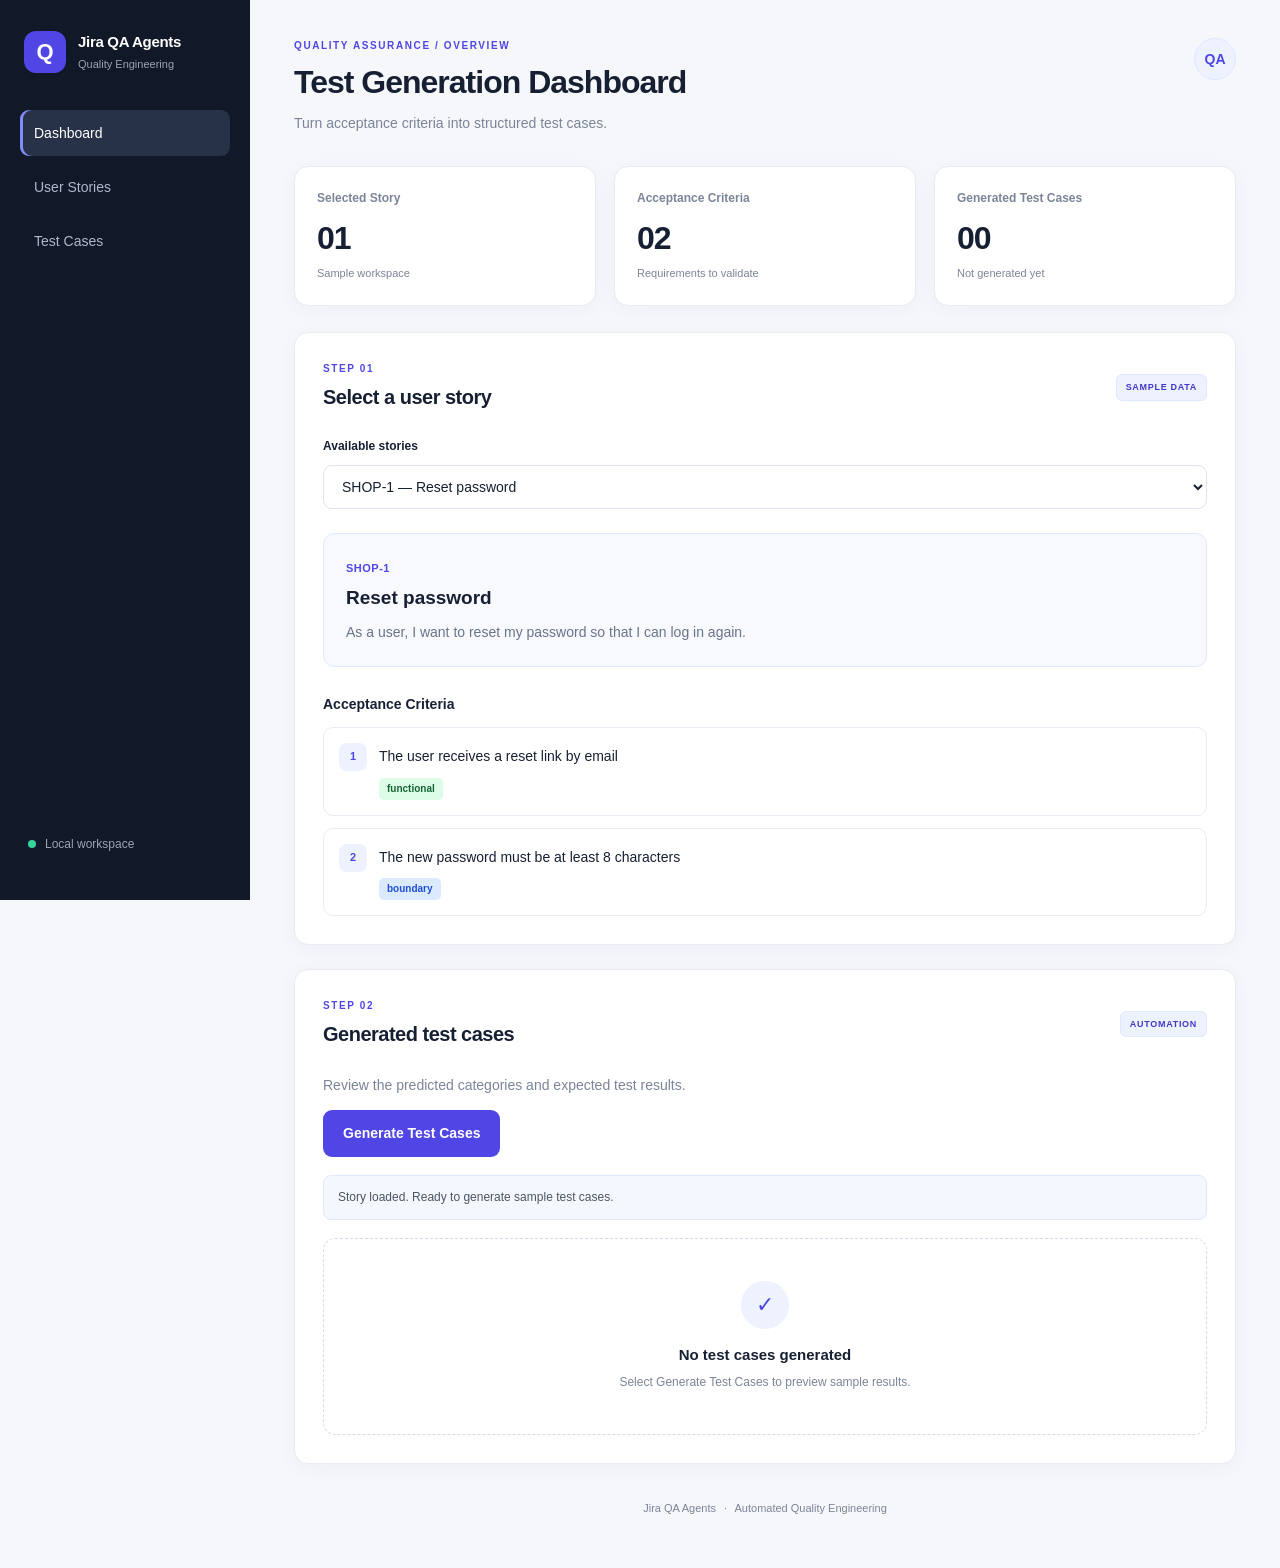
<file: app/FrontEnd/index.html>
<!DOCTYPE html>
<html lang="en">
<head>
    <meta charset="UTF-8">
    <meta name="viewport" content="width=device-width, initial-scale=1.0">
    <title>Jira QA Agents</title>
    <link rel="stylesheet" href="styles.css">
    <script src="script.js" defer></script>
</head>
<body>
    <aside class="sidebar">
        <div class="brand">
            <div class="brand-icon">Q</div>
            <div>
                <h2>Jira QA Agents</h2>
                <p>Quality Engineering</p>
            </div>
        </div>

        <nav>
            <a href="#" class="nav-item active">Dashboard</a>
            <a href="#stories" class="nav-item">User Stories</a>
            <a href="#results" class="nav-item">Test Cases</a>
        </nav>

        <div class="sidebar-footer">
            <span class="status-dot"></span>
            Local workspace
        </div>
    </aside>

    <main class="main-content">
        <header class="topbar">
            <div>
                <p class="eyebrow">QUALITY ASSURANCE / OVERVIEW</p>
                <h1>Test Generation Dashboard</h1>
                <p class="subtitle">
                    Turn acceptance criteria into structured test cases.
                </p>
            </div>
            <div class="avatar">QA</div>
        </header>

        <section class="stats-grid">
            <article class="stat-card">
                <p>Selected Story</p>
                <h2 id="story-count">01</h2>
                <span>Sample workspace</span>
            </article>
            <article class="stat-card">
                <p>Acceptance Criteria</p>
                <h2 id="criteria-count">02</h2>
                <span>Requirements to validate</span>
            </article>
            <article class="stat-card">
                <p>Generated Test Cases</p>
                <h2 id="test-count">00</h2>
                <span id="test-status">Not generated yet</span>
            </article>
        </section>

        <section class="panel" id="stories">
            <div class="section-heading">
                <div>
                    <p class="eyebrow">STEP 01</p>
                    <h2>Select a user story</h2>
                </div>
                <span class="tag">SAMPLE DATA</span>
            </div>

            <label for="story-select">Available stories</label>
            <select id="story-select">
                <option value="SHOP-1">SHOP-1 — Reset password</option>
            </select>

            <div class="story-details">
                <div>
                    <span class="story-key" id="story-key">SHOP-1</span>
                    <h3 id="story-title">Reset password</h3>
                </div>
                <p id="story-description">
                    As a user, I want to reset my password so that I can log in again.
                </p>
            </div>

            <h3 class="subheading">Acceptance Criteria</h3>
            <div id="criteria-list" class="criteria-list"></div>
        </section>

        <section class="panel" id="results">
            <div class="section-heading">
                <div>
                    <p class="eyebrow">STEP 02</p>
                    <h2>Generated test cases</h2>
                </div>
                <span class="tag">AUTOMATION</span>
            </div>

            <p class="muted">
                Review the predicted categories and expected test results.
            </p>

            <button id="generate-btn" class="primary-button">
                Generate Test Cases
            </button>

            <div id="message" class="message" role="status">
                Ready to generate test cases using sample data.
            </div>

            <div id="test-results" class="test-results">
                <div class="empty-state">
                    <div class="empty-icon">✓</div>
                    <h3>No test cases generated</h3>
                    <p>Select a story and click Generate Test Cases.</p>
                </div>
            </div>
        </section>

        <footer>
            Jira QA Agents <span>·</span> Automated Quality Engineering
        </footer>
    </main>
</body>
</html>
</file>
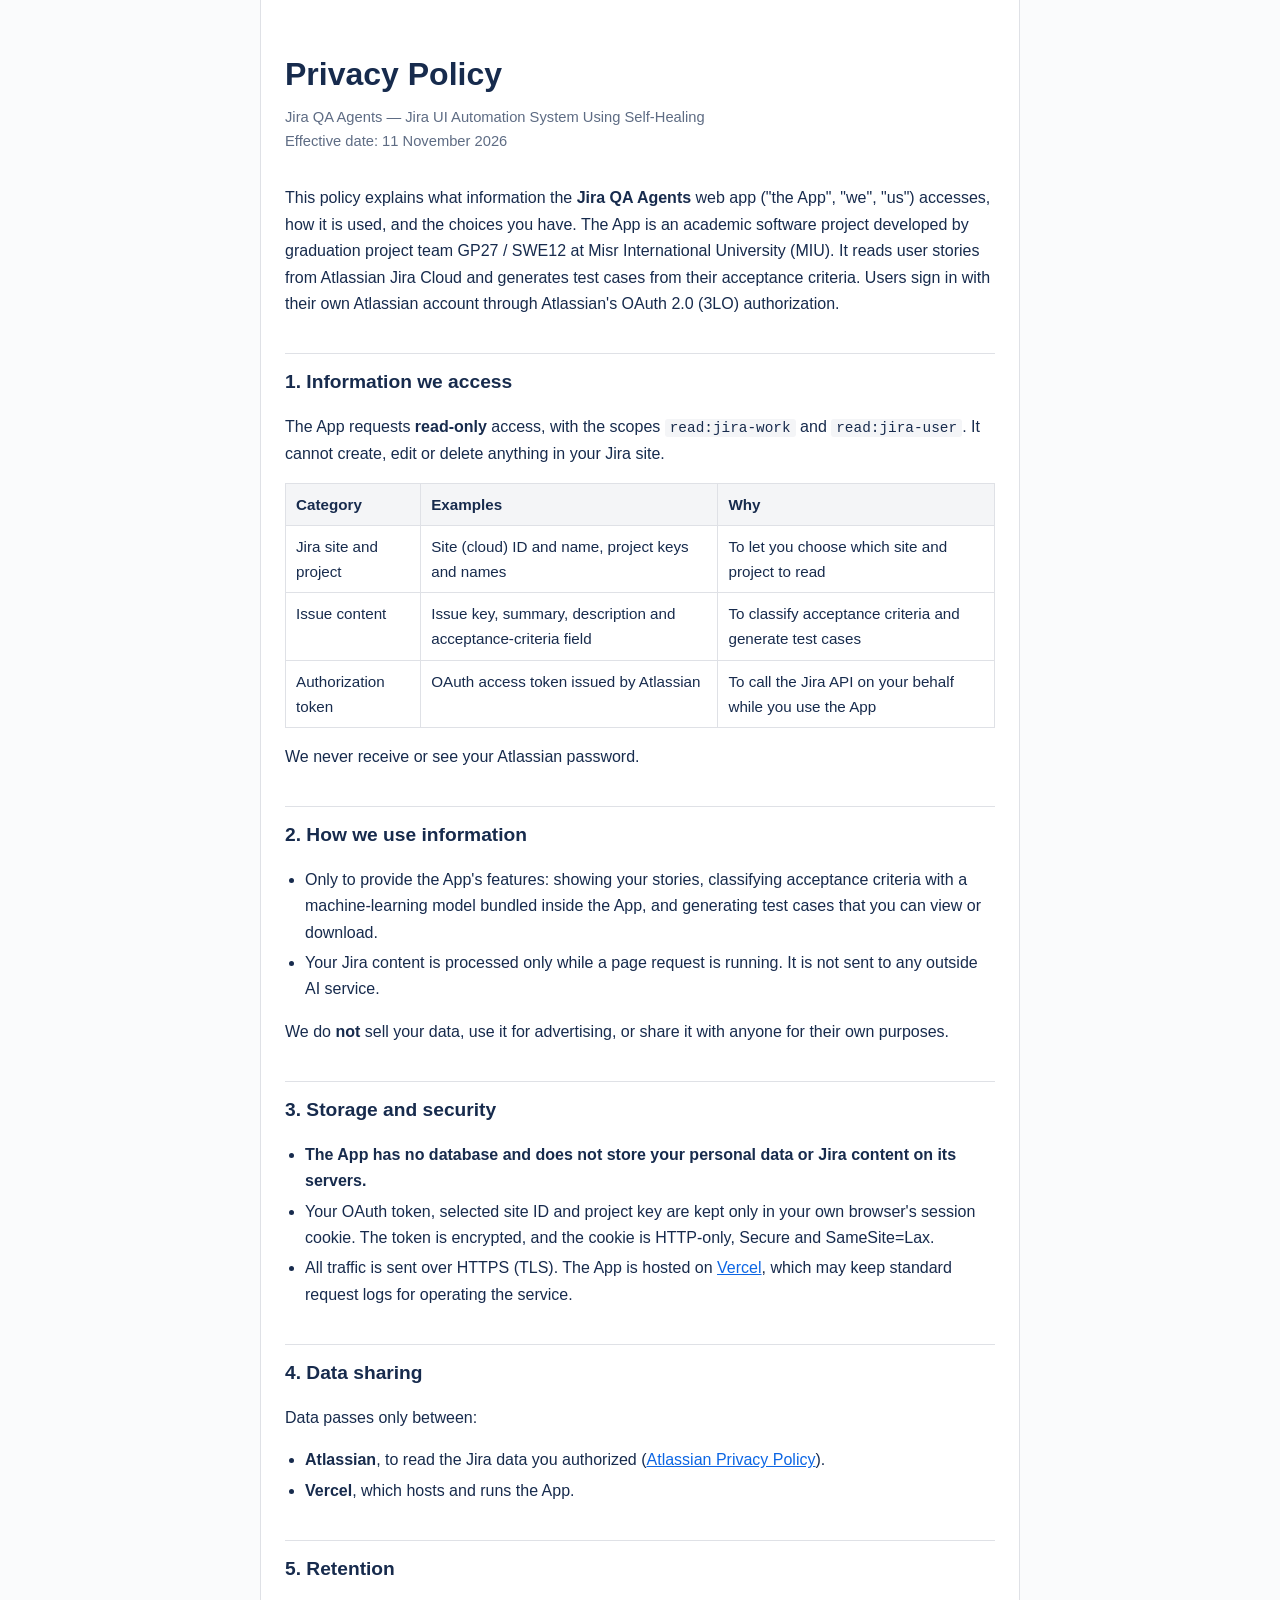
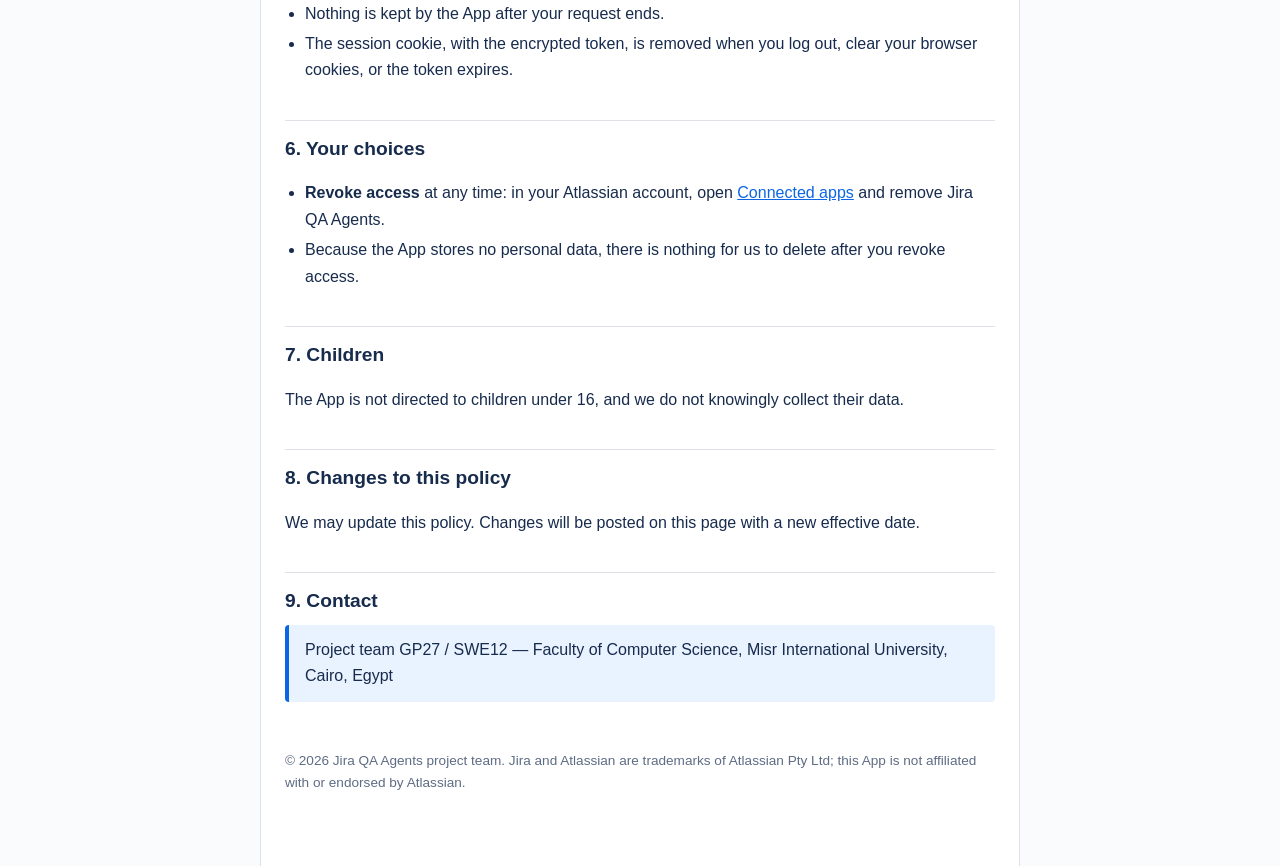
<file: web/templates/privacy.html>
<!DOCTYPE html>
<html lang="en">
<head>
<meta charset="utf-8">
<meta name="viewport" content="width=device-width, initial-scale=1">
<title>Privacy Policy — Jira QA Agents</title>
<style>
  :root { --ink:#172b4d; --muted:#5e6c84; --line:#dfe1e6; --accent:#0c66e4; --bg:#fafbfc; }
  * { box-sizing:border-box; }
  body { margin:0; background:var(--bg); color:var(--ink);
         font:16px/1.65 -apple-system,BlinkMacSystemFont,"Segoe UI",Roboto,Helvetica,Arial,sans-serif; }
  main { max-width:760px; margin:0 auto; padding:48px 24px 72px; background:#fff;
         border-left:1px solid var(--line); border-right:1px solid var(--line); min-height:100vh; }
  h1 { font-size:2rem; margin:0 0 4px; }
  .meta { color:var(--muted); font-size:.92rem; margin-bottom:32px; }
  h2 { font-size:1.2rem; margin:36px 0 8px; padding-top:12px; border-top:1px solid var(--line); }
  ul { padding-left:1.25rem; }
  li { margin:4px 0; }
  table { width:100%; border-collapse:collapse; margin:12px 0; font-size:.95rem; }
  th, td { text-align:left; padding:8px 10px; border:1px solid var(--line); vertical-align:top; }
  th { background:#f4f5f7; }
  a { color:var(--accent); }
  code { background:#f4f5f7; padding:1px 5px; border-radius:3px; font-size:.9em; }
  .note { background:#e9f2ff; border-left:4px solid var(--accent); padding:12px 16px; border-radius:4px; }
  footer { margin-top:48px; color:var(--muted); font-size:.85rem; }
</style>
</head>
<body>
<main>
  <h1>Privacy Policy</h1>
  <div class="meta">Jira QA Agents — Jira UI Automation System Using Self-Healing<br>
  Effective date: 11 November 2026</div>

  <p>This policy explains what information the <strong>Jira QA Agents</strong> web app ("the App", "we", "us") accesses, how it is used, and the choices you have. The App is an academic software project developed by graduation project team GP27 / SWE12 at Misr International University (MIU). It reads user stories from Atlassian Jira Cloud and generates test cases from their acceptance criteria. Users sign in with their own Atlassian account through Atlassian's OAuth 2.0 (3LO) authorization.</p>

  <h2>1. Information we access</h2>
  <p>The App requests <strong>read-only</strong> access, with the scopes <code>read:jira-work</code> and <code>read:jira-user</code>. It cannot create, edit or delete anything in your Jira site.</p>
  <table>
    <tr><th>Category</th><th>Examples</th><th>Why</th></tr>
    <tr><td>Jira site and project</td><td>Site (cloud) ID and name, project keys and names</td><td>To let you choose which site and project to read</td></tr>
    <tr><td>Issue content</td><td>Issue key, summary, description and acceptance-criteria field</td><td>To classify acceptance criteria and generate test cases</td></tr>
    <tr><td>Authorization token</td><td>OAuth access token issued by Atlassian</td><td>To call the Jira API on your behalf while you use the App</td></tr>
  </table>
  <p>We never receive or see your Atlassian password.</p>

  <h2>2. How we use information</h2>
  <ul>
    <li>Only to provide the App's features: showing your stories, classifying acceptance criteria with a machine-learning model bundled inside the App, and generating test cases that you can view or download.</li>
    <li>Your Jira content is processed only while a page request is running. It is not sent to any outside AI service.</li>
  </ul>
  <p>We do <strong>not</strong> sell your data, use it for advertising, or share it with anyone for their own purposes.</p>

  <h2>3. Storage and security</h2>
  <ul>
    <li><strong>The App has no database and does not store your personal data or Jira content on its servers.</strong></li>
    <li>Your OAuth token, selected site ID and project key are kept only in your own browser's session cookie. The token is encrypted, and the cookie is HTTP-only, Secure and SameSite=Lax.</li>
    <li>All traffic is sent over HTTPS (TLS). The App is hosted on <a href="https://vercel.com/legal/privacy-policy">Vercel</a>, which may keep standard request logs for operating the service.</li>
  </ul>

  <h2>4. Data sharing</h2>
  <p>Data passes only between:</p>
  <ul>
    <li><strong>Atlassian</strong>, to read the Jira data you authorized (<a href="https://www.atlassian.com/legal/privacy-policy">Atlassian Privacy Policy</a>).</li>
    <li><strong>Vercel</strong>, which hosts and runs the App.</li>
  </ul>

  <h2>5. Retention</h2>
  <ul>
    <li>Nothing is kept by the App after your request ends.</li>
    <li>The session cookie, with the encrypted token, is removed when you log out, clear your browser cookies, or the token expires.</li>
  </ul>

  <h2>6. Your choices</h2>
  <ul>
    <li><strong>Revoke access</strong> at any time: in your Atlassian account, open <a href="https://id.atlassian.com/manage-profile/apps">Connected apps</a> and remove Jira QA Agents.</li>
    <li>Because the App stores no personal data, there is nothing for us to delete after you revoke access.</li>
  </ul>

  <h2>7. Children</h2>
  <p>The App is not directed to children under 16, and we do not knowingly collect their data.</p>

  <h2>8. Changes to this policy</h2>
  <p>We may update this policy. Changes will be posted on this page with a new effective date.</p>

  <h2>9. Contact</h2>
  <div class="note">
    Project team GP27 / SWE12 — Faculty of Computer Science, Misr International University, Cairo, Egypt
  </div>

  <footer>© 2026 Jira QA Agents project team. Jira and Atlassian are trademarks of Atlassian Pty Ltd; this App is not affiliated with or endorsed by Atlassian.</footer>
</main>
</body>
</html>
</file>
<file: app/FrontEnd/styles.css>
:root {
    --bg: #f5f7fb;
    --surface: #ffffff;
    --sidebar: #111827;
    --text: #172033;
    --muted: #7b8498;
    --border: #e7ebf2;
    --primary: #4f46e5;
    --primary-hover: #4338ca;
    --success: #15803d;
    --shadow: 0 4px 20px rgba(24, 39, 75, 0.04);
}

* {
    box-sizing: border-box;
}

html {
    scroll-behavior: smooth;
}

body {
    margin: 0;
    background: var(--bg);
    color: var(--text);
    font-family: "Segoe UI", Arial, sans-serif;
    font-size: 14px;
    line-height: 1.6;
}

button,
select {
    font: inherit;
}

.sidebar {
    position: fixed;
    inset: 0 auto 0 0;
    width: 250px;
    padding: 30px 20px;
    display: flex;
    flex-direction: column;
    background: var(--sidebar);
    color: #fff;
}

.brand {
    display: flex;
    align-items: center;
    gap: 12px;
    padding: 0 4px 36px;
}

.brand-icon {
    width: 42px;
    height: 42px;
    display: grid;
    place-items: center;
    border-radius: 12px;
    background: #4f46e5;
    font-size: 22px;
    font-weight: 800;
}

.brand h2 {
    margin: 0;
    font-size: 15px;
    letter-spacing: -0.3px;
}

.brand p {
    margin: 2px 0 0;
    color: #9ca3af;
    font-size: 11px;
}

.sidebar nav {
    display: grid;
    gap: 8px;
}

.nav-item {
    padding: 12px 14px;
    border-radius: 9px;
    color: #aeb8ca;
    text-decoration: none;
    transition: background 0.2s, color 0.2s;
}

.nav-item:hover,
.nav-item.active {
    color: #fff;
    background: #273248;
}

.nav-item.active {
    box-shadow: inset 3px 0 #818cf8;
}

.sidebar-footer {
    display: flex;
    align-items: center;
    gap: 9px;
    margin-top: auto;
    padding: 16px 8px;
    color: #9ca3af;
    font-size: 12px;
}

.status-dot {
    width: 8px;
    height: 8px;
    border-radius: 50%;
    background: #34d399;
}

.main-content {
    max-width: 1500px;
    margin-left: 250px;
    padding: 38px 44px;
}

.topbar {
    display: flex;
    align-items: flex-start;
    justify-content: space-between;
    gap: 20px;
    margin-bottom: 32px;
}

.eyebrow {
    margin: 0 0 8px;
    color: var(--primary);
    font-size: 10px;
    font-weight: 800;
    letter-spacing: 1.6px;
}

h1,
h2,
h3,
p {
    overflow-wrap: anywhere;
}

.topbar h1 {
    margin: 0;
    font-size: clamp(25px, 3vw, 32px);
    line-height: 1.25;
    letter-spacing: -1px;
}

.subtitle,
.muted {
    color: var(--muted);
}

.subtitle {
    margin: 10px 0 0;
}

.avatar {
    width: 42px;
    height: 42px;
    display: grid;
    place-items: center;
    flex-shrink: 0;
    border: 1px solid #e0e7ff;
    border-radius: 50%;
    background: #eef2ff;
    color: var(--primary);
    font-weight: 800;
}

.stats-grid {
    display: grid;
    grid-template-columns: repeat(3, minmax(0, 1fr));
    gap: 18px;
    margin-bottom: 26px;
}

.stat-card,
.panel {
    border: 1px solid var(--border);
    border-radius: 14px;
    background: var(--surface);
    box-shadow: var(--shadow);
}

.stat-card {
    padding: 22px;
}

.stat-card p {
    margin: 0;
    color: var(--muted);
    font-size: 12px;
    font-weight: 600;
}

.stat-card h2 {
    margin: 10px 0 4px;
    font-size: 32px;
    line-height: 1.2;
    letter-spacing: -1px;
}

.stat-card span {
    color: var(--muted);
    font-size: 11px;
}

.panel {
    margin-bottom: 24px;
    padding: 28px;
}

.section-heading {
    display: flex;
    align-items: center;
    justify-content: space-between;
    gap: 16px;
    margin-bottom: 24px;
}

.section-heading .eyebrow {
    margin-bottom: 4px;
}

.section-heading h2 {
    margin: 0;
    font-size: 20px;
    letter-spacing: -0.5px;
}

.tag {
    padding: 5px 9px;
    border: 1px solid #e0e7ff;
    border-radius: 6px;
    background: #eef2ff;
    color: #4338ca;
    font-size: 9px;
    font-weight: 800;
    letter-spacing: 0.7px;
    white-space: nowrap;
}

label {
    display: block;
    margin-bottom: 8px;
    font-size: 12px;
    font-weight: 700;
}

select {
    width: 100%;
    padding: 12px 14px;
    border: 1px solid #dfe4ed;
    border-radius: 9px;
    outline: none;
    background: #fff;
    color: var(--text);
}

select:focus {
    border-color: var(--primary);
    box-shadow: 0 0 0 3px #4f46e51a;
}

.story-details {
    margin-top: 24px;
    padding: 22px;
    border: 1px solid #e3e7ff;
    border-radius: 11px;
    background: #f8f9ff;
}

.story-key {
    color: var(--primary);
    font-size: 11px;
    font-weight: 800;
    letter-spacing: 0.5px;
}

.story-details h3 {
    margin: 5px 0;
    font-size: 19px;
}

.story-details p {
    margin: 8px 0 0;
    color: #69738a;
}

.subheading {
    margin: 26px 0 12px;
    font-size: 14px;
}

.criteria-list {
    display: grid;
    gap: 12px;
}

.criterion-card {
    display: flex;
    align-items: flex-start;
    gap: 12px;
    padding: 15px;
    border: 1px solid var(--border);
    border-radius: 10px;
    background: #fff;
}

.criterion-number {
    width: 28px;
    height: 28px;
    display: grid;
    place-items: center;
    flex-shrink: 0;
    border-radius: 8px;
    background: #eef2ff;
    color: var(--primary);
    font-size: 11px;
    font-weight: 800;
}

.criterion-content {
    flex: 1;
    min-width: 0;
}

.criterion-content p {
    margin: 2px 0 8px;
}

.category-badge {
    display: inline-block;
    padding: 3px 8px;
    border-radius: 5px;
    background: #f0f1f5;
    color: #596174;
    font-size: 10px;
    font-weight: 700;
}

.category-badge.functional {
    background: #dcfce7;
    color: #166534;
}

.category-badge.validation {
    background: #ffedd5;
    color: #9a3412;
}

.category-badge.boundary {
    background: #dbeafe;
    color: #1d4ed8;
}

.category-badge.security {
    background: #fee2e2;
    color: #b91c1c;
}

.category-badge.performance {
    background: #f3e8ff;
    color: #7e22ce;
}

.category-badge.usability {
    background: #ccfbf1;
    color: #115e59;
}

.primary-button {
    display: inline-flex;
    align-items: center;
    justify-content: center;
    gap: 8px;
    padding: 12px 20px;
    border: 0;
    border-radius: 9px;
    background: var(--primary);
    color: #fff;
    font-weight: 700;
    cursor: pointer;
    transition: background 0.2s, transform 0.2s;
}

.primary-button:hover {
    background: var(--primary-hover);
    transform: translateY(-1px);
}

.primary-button:disabled {
    opacity: 0.65;
    cursor: wait;
    transform: none;
}

.message {
    margin: 18px 0;
    padding: 12px 14px;
    border: 1px solid #e0e7ff;
    border-radius: 8px;
    background: #f5f7ff;
    color: #4b5563;
    font-size: 12px;
}

.message.error {
    border-color: #fecaca;
    background: #fef2f2;
    color: #b91c1c;
}

.message.success {
    border-color: #bbf7d0;
    background: #f0fdf4;
    color: #166534;
}

.test-results {
    display: grid;
    gap: 14px;
}

.empty-state {
    padding: 42px 20px;
    border: 1px dashed #d6dce7;
    border-radius: 12px;
    text-align: center;
}

.empty-icon {
    width: 48px;
    height: 48px;
    display: grid;
    place-items: center;
    margin: 0 auto 14px;
    border-radius: 50%;
    background: #eef2ff;
    color: var(--primary);
    font-size: 22px;
}

.empty-state h3 {
    margin: 0;
    font-size: 15px;
}

.empty-state p {
    margin: 6px 0 0;
    color: var(--muted);
    font-size: 12px;
}

.test-card {
    padding: 20px;
    border: 1px solid var(--border);
    border-radius: 11px;
}

.test-card h3 {
    margin: 0 0 8px;
    font-size: 15px;
}

.test-card h4 {
    margin: 18px 0 8px;
    font-size: 12px;
}

.test-card ol {
    padding-left: 20px;
    color: #596174;
}

.test-card li {
    padding: 3px 0;
}

.expected-result {
    padding: 12px;
    border-radius: 8px;
    background: #f0fdf4;
    color: #166534;
    font-size: 12px;
}

footer {
    padding: 12px 0;
    color: var(--muted);
    font-size: 11px;
    text-align: center;
}

footer span {
    margin: 0 5px;
}

@media (max-width: 1000px) {
    .sidebar {
        width: 205px;
    }

    .main-content {
        margin-left: 205px;
        padding: 28px 24px;
    }

    .stats-grid {
        gap: 12px;
    }

    .stat-card {
        padding: 16px;
    }
}

@media (max-width: 700px) {
    .sidebar {
        position: static;
        width: 100%;
        padding: 16px;
    }

    .brand {
        padding-bottom: 18px;
    }

    .sidebar nav {
        grid-template-columns: repeat(3, minmax(0, 1fr));
    }

    .nav-item {
        padding: 9px 5px;
        font-size: 12px;
        text-align: center;
    }

    .sidebar-footer {
        display: none;
    }

    .main-content {
        margin-left: 0;
        padding: 24px 15px;
    }

    .stats-grid {
        grid-template-columns: 1fr;
    }

    .topbar h1 {
        font-size: 25px;
    }

    .panel {
        padding: 19px;
    }

    .section-heading {
        align-items: flex-start;
    }
}
</file>
